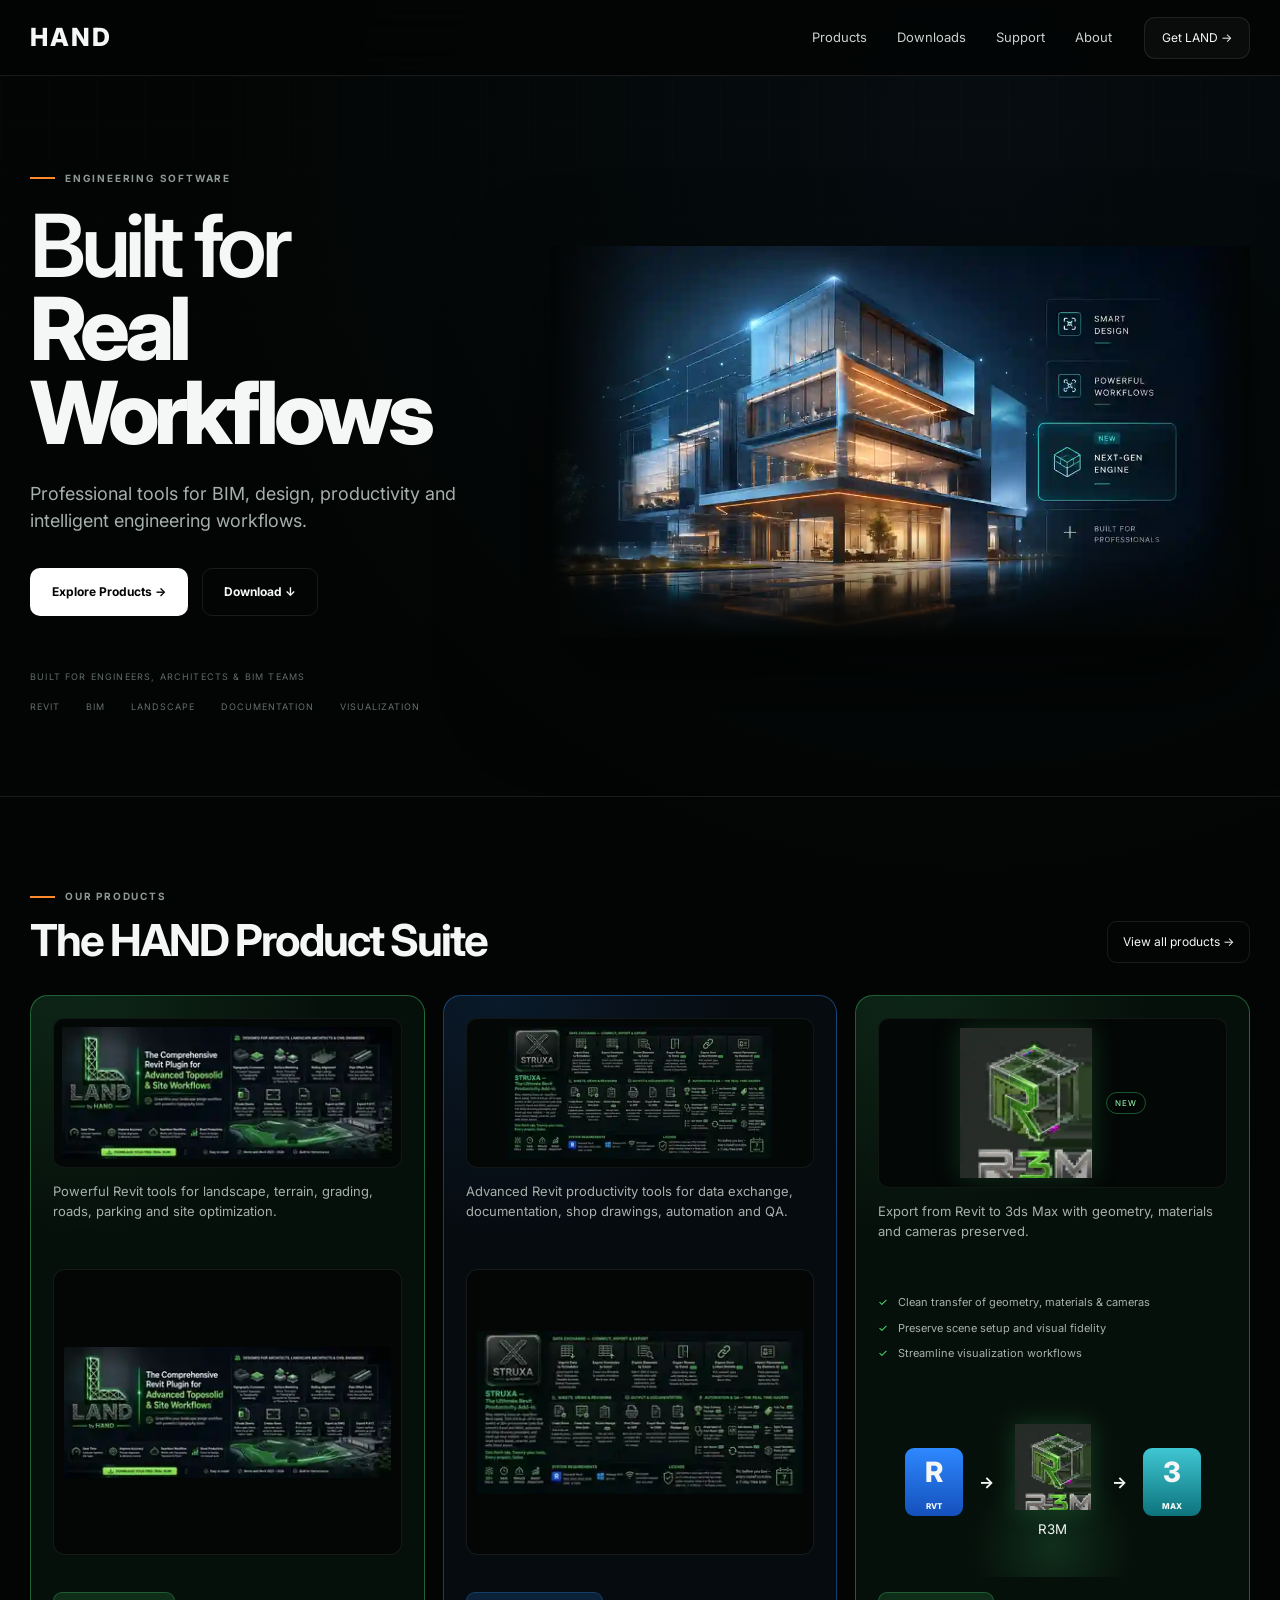
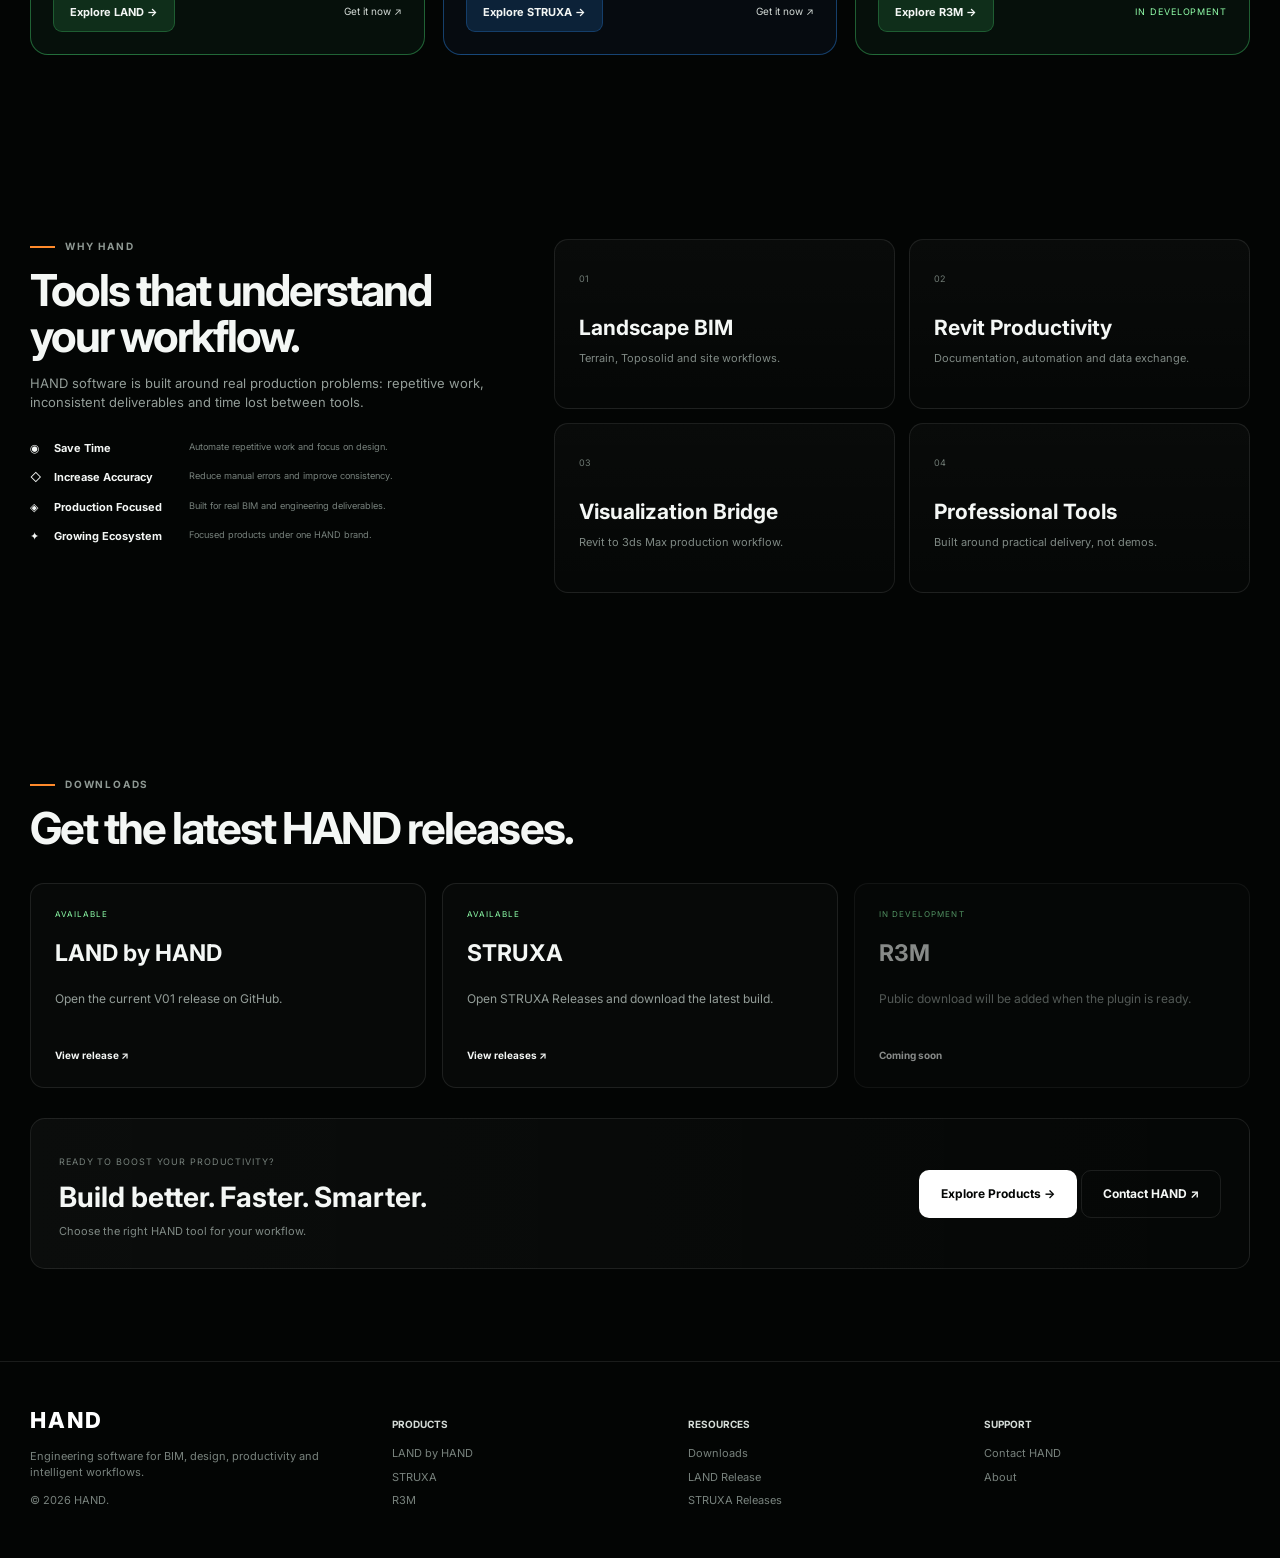
<file: index.html>
<!doctype html>
<html lang="en">
<head>
<meta charset="utf-8">
<meta name="viewport" content="width=device-width,initial-scale=1">
<title>HAND — Engineering Software</title>
<meta name="description" content="Professional Revit and BIM software built for real engineering workflows.">
<link rel="preconnect" href="https://fonts.googleapis.com">
<link rel="preconnect" href="https://fonts.gstatic.com" crossorigin>
<link href="https://fonts.googleapis.com/css2?family=Inter:wght@400;500;600;700;800&display=swap" rel="stylesheet">
<style>
:root{--bg:#030504;--panel:#080c0a;--panel2:#0b100d;--text:#f4f7f5;--muted:#939d98;--line:rgba(255,255,255,.09);--green:#4be879;--blue:#2f94ff;--orange:#ff8a2b;--radius:18px}
*{box-sizing:border-box}html{scroll-behavior:smooth}body{margin:0;background:radial-gradient(circle at 76% 4%,rgba(43,102,154,.08),transparent 24%),var(--bg);color:var(--text);font-family:Inter,system-ui,sans-serif;line-height:1.5;overflow-x:hidden}a{color:inherit;text-decoration:none}.shell{width:min(1220px,calc(100% - 48px));margin:auto}
.topbar{position:sticky;top:0;z-index:99;height:76px;background:rgba(3,5,4,.86);border-bottom:1px solid var(--line);backdrop-filter:blur(18px)}.nav{height:100%;display:flex;align-items:center;gap:32px}.brand{font-size:25px;font-weight:800;letter-spacing:.08em}.navlinks{margin-left:auto;display:flex;gap:30px;color:#cbd2ce;font-size:13px}.navlinks a:hover{color:white}.topcta{padding:11px 17px;border:1px solid var(--line);border-radius:11px;font-size:12px;background:rgba(255,255,255,.03)}
.hero{border-bottom:1px solid var(--line);position:relative;overflow:hidden}.hero:before{content:"";position:absolute;inset:0;background-image:linear-gradient(rgba(255,255,255,.012) 1px,transparent 1px),linear-gradient(90deg,rgba(255,255,255,.012) 1px,transparent 1px);background-size:48px 48px;mask-image:linear-gradient(#000,transparent 70%);pointer-events:none}.hero-grid{min-height:720px;display:grid;grid-template-columns:.82fr 1.18fr;gap:36px;align-items:center;padding:58px 0 46px}.eyebrow{display:flex;align-items:center;gap:10px;font-size:10px;letter-spacing:.18em;color:#8f9994;font-weight:700}.eyebrow:before{content:"";width:25px;height:2px;background:var(--orange)}h1{font-size:clamp(62px,6.8vw,92px);letter-spacing:-.062em;line-height:.96;margin:18px 0 26px;font-weight:600}h1 strong{font-weight:800}.hero-copy p{font-size:18px;color:#a6b0ab;max-width:565px}.hero-actions{display:flex;gap:14px;margin:34px 0 54px}.btn{min-height:48px;padding:0 21px;border-radius:10px;border:1px solid var(--line);display:inline-flex;align-items:center;justify-content:center;gap:22px;font-size:12px;font-weight:700;transition:.22s ease}.btn:hover{transform:translateY(-2px)}.btn.primary{background:#fff;color:#040605}.trustlabel{font-size:9px;letter-spacing:.13em;color:#626d67}.trust{display:flex;gap:26px;flex-wrap:wrap;margin-top:16px;color:#65706a;font-size:9px;letter-spacing:.11em}.hero-art{position:relative;min-height:0;aspect-ratio:16/9;align-self:center}.hero-img{position:absolute;inset:0;width:100%;height:100%;object-fit:cover;object-position:center;border-radius:8px;box-shadow:0 42px 100px rgba(0,0,0,.55)}.hero-art:after{content:"";position:absolute;inset:0;background:linear-gradient(90deg,#030504 0%,transparent 14%,transparent 92%,#030504 100%),linear-gradient(180deg,transparent 74%,#030504 100%);pointer-events:none}
.section{padding:92px 0}.section-head{display:flex;justify-content:space-between;align-items:end;margin-bottom:32px}.section-head h2{font-size:44px;letter-spacing:-.045em;line-height:1.05;margin:13px 0 0}.outline{padding:11px 15px;border:1px solid var(--line);border-radius:10px;font-size:12px}
.product-grid{display:grid;grid-template-columns:repeat(3,1fr);gap:18px;align-items:stretch}.product{min-height:660px;padding:22px;border:1px solid var(--line);border-radius:var(--radius);display:flex;flex-direction:column;overflow:hidden;position:relative;transition:.28s ease}.product:hover{transform:translateY(-4px)}.product.land{border-color:rgba(75,232,121,.38);background:radial-gradient(circle at 14% 0,rgba(75,232,121,.10),transparent 32%),#06100b}.product.struxa{border-color:rgba(47,148,255,.38);background:radial-gradient(circle at 14% 0,rgba(47,148,255,.11),transparent 32%),#060b10}.product.r3m{border-color:rgba(75,232,121,.36);background:radial-gradient(circle at 14% 0,rgba(75,232,121,.10),transparent 32%),#06100b}.product-logo{height:150px;padding:8px;border:1px solid rgba(255,255,255,.06);border-radius:11px;background:#030706;display:flex;align-items:center;justify-content:center;overflow:hidden}.product-logo img{display:block;width:100%;height:100%;max-width:100%;max-height:100%;object-fit:contain;object-position:center}.product>p{min-height:65px;margin:14px 0 16px;color:#a7b0ab;font-size:13px}.poster{height:286px;padding:10px;border:1px solid rgba(255,255,255,.08);border-radius:12px;overflow:hidden;background:#030605;margin:6px 0 20px;display:flex;align-items:center;justify-content:center}.poster img{display:block;width:100%;height:100%;object-fit:contain;object-position:center;transition:none}.card-foot{margin-top:auto;display:flex;align-items:center;justify-content:space-between;gap:12px}.product-btn{padding:11px 16px;border-radius:9px;font-size:11px;font-weight:700;border:1px solid var(--line)}.land .product-btn,.r3m .product-btn{background:rgba(75,232,121,.14);border-color:rgba(75,232,121,.25)}.struxa .product-btn{background:rgba(47,148,255,.17);border-color:rgba(47,148,255,.25)}.secondary-link{font-size:10px;color:#d2d9d5}
.r3-title{height:112px;display:flex;align-items:center;gap:16px}.r3-title strong{font-size:42px;letter-spacing:-.04em}.pill{font-size:8px;letter-spacing:.11em;color:#9bffb6;border:1px solid rgba(75,232,121,.34);border-radius:999px;padding:4px 8px}.r3-logo{width:74px;height:74px;filter:drop-shadow(0 0 18px rgba(75,232,121,.22))}.r3-logo .cube-line{stroke:rgba(242,247,245,.92);stroke-width:4;fill:none;stroke-linejoin:round;stroke-linecap:round}.r3-logo .cube-back{stroke:rgba(75,232,121,.58);stroke-width:2.8;fill:none;stroke-linejoin:round;stroke-linecap:round}.r3-logo .r-core{fill:url(#r3grad)}.r3-logo .r-shadow{fill:rgba(24,94,42,.95)}.r3-list{list-style:none;padding:0;margin:2px 0 16px}.r3-list li{font-size:11px;color:#a8b1ac;margin:9px 0;padding-left:20px;position:relative}.r3-list li:before{content:"✓";position:absolute;left:0;color:var(--green)}.pipeline{height:190px;display:flex;align-items:center;justify-content:center;gap:16px;border-radius:12px;background:radial-gradient(circle at 50% 84%,rgba(75,232,121,.14),transparent 34%)}.app{width:58px;height:68px;border-radius:9px;display:grid;place-items:center;font-weight:800;font-size:28px;background:linear-gradient(#2e88ff,#1450bb)}.app.max{background:linear-gradient(#3fc7d3,#0d737c)}.app small{display:block;font-size:8px}.mid{text-align:center}.mid .r3-logo{width:60px;height:60px;margin:auto}.mid small{display:block;margin-top:10px}.dev{font-size:9px;color:#91ffaa;letter-spacing:.1em}
.why-wrap{display:grid;grid-template-columns:.82fr 1.18fr;gap:40px}.why-copy h2{font-size:44px;letter-spacing:-.045em;line-height:1.04;margin:14px 0}.why-copy>p{max-width:470px;color:var(--muted);font-size:13px}.why-list{display:grid;gap:13px;margin-top:27px}.why-list div{display:grid;grid-template-columns:24px 135px 1fr;align-items:start;font-size:11px}.why-list small{color:#77817c}.cap-grid{display:grid;grid-template-columns:repeat(2,1fr);gap:14px}.cap{min-height:170px;padding:24px;border:1px solid var(--line);border-radius:14px;background:linear-gradient(180deg,rgba(255,255,255,.028),rgba(255,255,255,.012))}.cap span{font-size:9px;color:#6e7973}.cap strong{display:block;font-size:21px;margin:24px 0 6px}.cap p{margin:0;font-size:11px;color:#7f8984}
.download-grid{display:grid;grid-template-columns:repeat(3,1fr);gap:16px}.download{min-height:205px;padding:24px;border:1px solid var(--line);border-radius:14px;background:rgba(255,255,255,.02);display:flex;flex-direction:column}.download span{font-size:8px;letter-spacing:.13em;color:#8effaa}.download strong{font-size:23px;margin:16px 0 7px}.download p{font-size:12px;color:var(--muted)}.download b{margin-top:auto;font-size:10px}.download.disabled{opacity:.55}.bottom-cta{margin-top:30px;padding:28px;border:1px solid var(--line);border-radius:15px;display:flex;align-items:center;justify-content:space-between;gap:25px;background:linear-gradient(90deg,rgba(255,255,255,.035),rgba(255,255,255,.012))}.bottom-cta small{font-size:9px;color:#76807b;letter-spacing:.1em}.bottom-cta h3{font-size:28px;margin:5px 0}.bottom-cta p{font-size:11px;color:#7f8984;margin:0}
footer{border-top:1px solid var(--line);padding:42px 0;color:#78827d;font-size:11px}.footer-grid{display:grid;grid-template-columns:1.25fr repeat(3,1fr);gap:30px}.footer-grid h4{color:#d4dbd7;font-size:10px}.footer-grid a{display:block;margin:7px 0}.footer-brand{font-size:22px;font-weight:800;letter-spacing:.08em;color:#fff}
.reveal{opacity:0;transform:translateY(18px);transition:.65s ease}.reveal.visible{opacity:1;transform:none}
@media(max-width:1000px){.hero-grid,.why-wrap{grid-template-columns:1fr}.hero-art{min-height:0;aspect-ratio:16/9}.product-grid,.download-grid{grid-template-columns:1fr}.footer-grid{grid-template-columns:1fr 1fr}.navlinks{display:none}}@media(max-width:620px){.shell{width:min(100% - 28px,1220px)}.hero-grid{min-height:auto;padding:55px 0}.hero-art{min-height:0;aspect-ratio:16/9}h1{font-size:52px}.section{padding:68px 0}.section-head{align-items:flex-start;flex-direction:column;gap:16px}.cap-grid{grid-template-columns:1fr}.why-list div{grid-template-columns:24px 1fr}.why-list small{grid-column:2}.bottom-cta{align-items:flex-start;flex-direction:column}.footer-grid{grid-template-columns:1fr}}
.exact-r3{height:170px;padding:8px 10px;display:flex;align-items:center;justify-content:center;gap:14px;border:1px solid rgba(255,255,255,.06);border-radius:11px;background:#030706;overflow:hidden}.exact-r3 img{display:block;width:auto!important;height:150px!important;max-width:76%!important;object-fit:contain!important;object-position:center!important;transform:none!important;filter:drop-shadow(0 0 14px rgba(75,232,121,.18))!important}.r3-exact-icon{display:block;width:86px!important;height:86px!important;object-fit:contain!important;object-position:center!important;filter:drop-shadow(0 0 13px rgba(75,232,121,.20))!important}.mid .r3-exact-icon{margin:auto}
/* Production image policy: show complete official artwork, never crop or zoom. */
.product-logo,.poster,.exact-r3{isolation:isolate}
.product-logo img,.poster img,.exact-r3 img,.r3-exact-icon{object-fit:contain!important;object-position:center!important;transform:none!important;image-rendering:auto}
.product:hover .poster img{transform:none!important}
.land .product-logo img,.struxa .product-logo img{width:100%!important;height:100%!important;max-width:100%!important;max-height:100%!important}
</style>
</head>
<body>
<header class="topbar"><div class="shell nav"><a class="brand" href="#top">HAND</a><nav class="navlinks"><a href="#products">Products</a><a href="#downloads">Downloads</a><a href="#support">Support</a><a href="#about">About</a></nav><a class="topcta" href="https://github.com/amae1234ae-lgtm/Land-by-hand/releases/tag/V01" target="_blank">Get LAND →</a></div></header>
<main id="top">
<section class="hero"><div class="shell hero-grid"><div class="hero-copy reveal"><div class="eyebrow">ENGINEERING SOFTWARE</div><h1>Built for<br><strong>Real Workflows</strong></h1><p>Professional tools for BIM, design, productivity and intelligent engineering workflows.</p><div class="hero-actions"><a class="btn primary" href="#products">Explore Products →</a><a class="btn" href="#downloads">Download ↓</a></div><div class="trustlabel">BUILT FOR ENGINEERS, ARCHITECTS & BIM TEAMS</div><div class="trust"><span>REVIT</span><span>BIM</span><span>LANDSCAPE</span><span>DOCUMENTATION</span><span>VISUALIZATION</span></div></div><div class="hero-art reveal"><img class="hero-img hero-hq" src="assets/hero-v2.webp?v=7" alt="HAND engineering software visualization" width="1200" height="675" decoding="async"></div></div></section>
<section class="section" id="products"><div class="shell"><div class="section-head reveal"><div><div class="eyebrow">OUR PRODUCTS</div><h2>The HAND Product Suite</h2></div><a class="outline" href="#downloads">View all products →</a></div><div class="product-grid">
<article class="product land reveal"><div class="product-logo"><img class="hq-land embedded-land" alt="LAND by HAND official artwork" width="800" height="319" decoding="async"></div><p>Powerful Revit tools for landscape, terrain, grading, roads, parking and site optimization.</p><div class="poster"><img class="hq-land embedded-land" alt="LAND by HAND complete feature artwork" width="800" height="319" loading="lazy" decoding="async"></div><div class="card-foot"><a class="product-btn" href="https://github.com/amae1234ae-lgtm/Land-by-hand/releases/tag/V01" target="_blank">Explore LAND →</a><a class="secondary-link" href="https://github.com/amae1234ae-lgtm/Land-by-hand/releases/tag/V01" target="_blank">Get it now ↗</a></div></article>
<article class="product struxa reveal"><div class="product-logo"><img class="hq-struxa embedded-struxa" alt="STRUXA by HAND official artwork" width="1005" height="503" decoding="async"></div><p>Advanced Revit productivity tools for data exchange, documentation, shop drawings, automation and QA.</p><div class="poster"><img class="hq-struxa embedded-struxa" alt="STRUXA complete feature artwork" width="1005" height="503" loading="lazy" decoding="async"></div><div class="card-foot"><a class="product-btn" href="https://github.com/amae1234ae-lgtm/struxa-releases/releases" target="_blank">Explore STRUXA →</a><a class="secondary-link" href="https://github.com/amae1234ae-lgtm/struxa-releases/releases" target="_blank">Get it now ↗</a></div></article>
<article class="product r3m reveal"><div class="r3-title exact-r3"><img class="hq-r3m-wordmark embedded-r3m" alt="R3M approved Option 3 logo" width="401" height="515" decoding="async"><span class="pill">NEW</span></div><p>Export from Revit to 3ds Max with geometry, materials and cameras preserved.</p><ul class="r3-list"><li>Clean transfer of geometry, materials & cameras</li><li>Preserve scene setup and visual fidelity</li><li>Streamline visualization workflows</li></ul><div class="pipeline"><div class="app">R<small>RVT</small></div><b>→</b><div class="mid"><img class="r3-exact-icon hq-r3m-icon embedded-r3m" alt="R3M" width="299" height="308" decoding="async"><small>R3M</small></div><b>→</b><div class="app max">3<small>MAX</small></div></div><div class="card-foot"><a class="product-btn" href="#about">Explore R3M →</a><span class="dev">IN DEVELOPMENT</span></div></article>
</div></div></section>
<section class="section" id="about"><div class="shell why-wrap"><div class="why-copy reveal"><div class="eyebrow">WHY HAND</div><h2>Tools that understand<br>your workflow.</h2><p>HAND software is built around real production problems: repetitive work, inconsistent deliverables and time lost between tools.</p><div class="why-list"><div><span>◉</span><b>Save Time</b><small>Automate repetitive work and focus on design.</small></div><div><span>◇</span><b>Increase Accuracy</b><small>Reduce manual errors and improve consistency.</small></div><div><span>◈</span><b>Production Focused</b><small>Built for real BIM and engineering deliverables.</small></div><div><span>✦</span><b>Growing Ecosystem</b><small>Focused products under one HAND brand.</small></div></div></div><div class="cap-grid reveal"><article class="cap"><span>01</span><strong>Landscape BIM</strong><p>Terrain, Toposolid and site workflows.</p></article><article class="cap"><span>02</span><strong>Revit Productivity</strong><p>Documentation, automation and data exchange.</p></article><article class="cap"><span>03</span><strong>Visualization Bridge</strong><p>Revit to 3ds Max production workflow.</p></article><article class="cap"><span>04</span><strong>Professional Tools</strong><p>Built around practical delivery, not demos.</p></article></div></div></section>
<section class="section" id="downloads"><div class="shell"><div class="section-head reveal"><div><div class="eyebrow">DOWNLOADS</div><h2>Get the latest HAND releases.</h2></div></div><div class="download-grid reveal"><a class="download" href="https://github.com/amae1234ae-lgtm/Land-by-hand/releases/tag/V01" target="_blank"><span>AVAILABLE</span><strong>LAND by HAND</strong><p>Open the current V01 release on GitHub.</p><b>View release ↗</b></a><a class="download" href="https://github.com/amae1234ae-lgtm/struxa-releases/releases" target="_blank"><span>AVAILABLE</span><strong>STRUXA</strong><p>Open STRUXA Releases and download the latest build.</p><b>View releases ↗</b></a><div class="download disabled"><span>IN DEVELOPMENT</span><strong>R3M</strong><p>Public download will be added when the plugin is ready.</p><b>Coming soon</b></div></div><div class="bottom-cta reveal" id="support"><div><small>READY TO BOOST YOUR PRODUCTIVITY?</small><h3>Build better. Faster. Smarter.</h3><p>Choose the right HAND tool for your workflow.</p></div><div><a class="btn primary" href="#products">Explore Products →</a> <a class="btn" href="mailto:handplugins@gmail.com">Contact HAND ↗</a></div></div></div></section>
</main>
<footer><div class="shell footer-grid"><div><div class="footer-brand">HAND</div><p>Engineering software for BIM, design, productivity and intelligent workflows.</p><span>© <span id="year"></span> HAND.</span></div><div><h4>PRODUCTS</h4><a href="#products">LAND by HAND</a><a href="#products">STRUXA</a><a href="#products">R3M</a></div><div><h4>RESOURCES</h4><a href="#downloads">Downloads</a><a href="https://github.com/amae1234ae-lgtm/Land-by-hand/releases/tag/V01" target="_blank">LAND Release</a><a href="https://github.com/amae1234ae-lgtm/struxa-releases/releases" target="_blank">STRUXA Releases</a></div><div><h4>SUPPORT</h4><a href="mailto:handplugins@gmail.com">Contact HAND</a><a href="#about">About</a></div></div></footer>
<script>document.getElementById('year').textContent=new Date().getFullYear();const io=new IntersectionObserver(es=>es.forEach(e=>{if(e.isIntersecting){e.target.classList.add('visible');io.unobserve(e.target)}}),{threshold:.08});document.querySelectorAll('.reveal').forEach(el=>io.observe(el));async function loadHeroHQ(){try{const files=['assets/hero-hq-a.txt?v=1','assets/hero-hq-b.txt?v=1'];const parts=await Promise.all(files.map(async file=>{const response=await fetch(file,{cache:'no-store'});if(!response.ok)throw new Error(file);return(await response.text()).trim()}));const image=document.querySelector('.hero-hq');if(image)image.src='data:image/webp;base64,'+parts.join('')}catch(error){console.error('High-resolution hero failed; fallback retained.',error)}}loadHeroHQ();async function loadImg(selector,file){try{const response=await fetch(file+'?v=8',{cache:'no-store'});if(!response.ok)throw new Error(file);const payload=(await response.text()).trim();document.querySelectorAll(selector).forEach(image=>image.src='data:image/webp;base64,'+payload)}catch(error){console.error(error)}}loadImg('.embedded-land','assets/embedded-land.txt');loadImg('.embedded-struxa','assets/embedded-struxa.txt');loadImg('.embedded-r3m','assets/embedded-r3m.txt');</script>
</body></html>
</file>
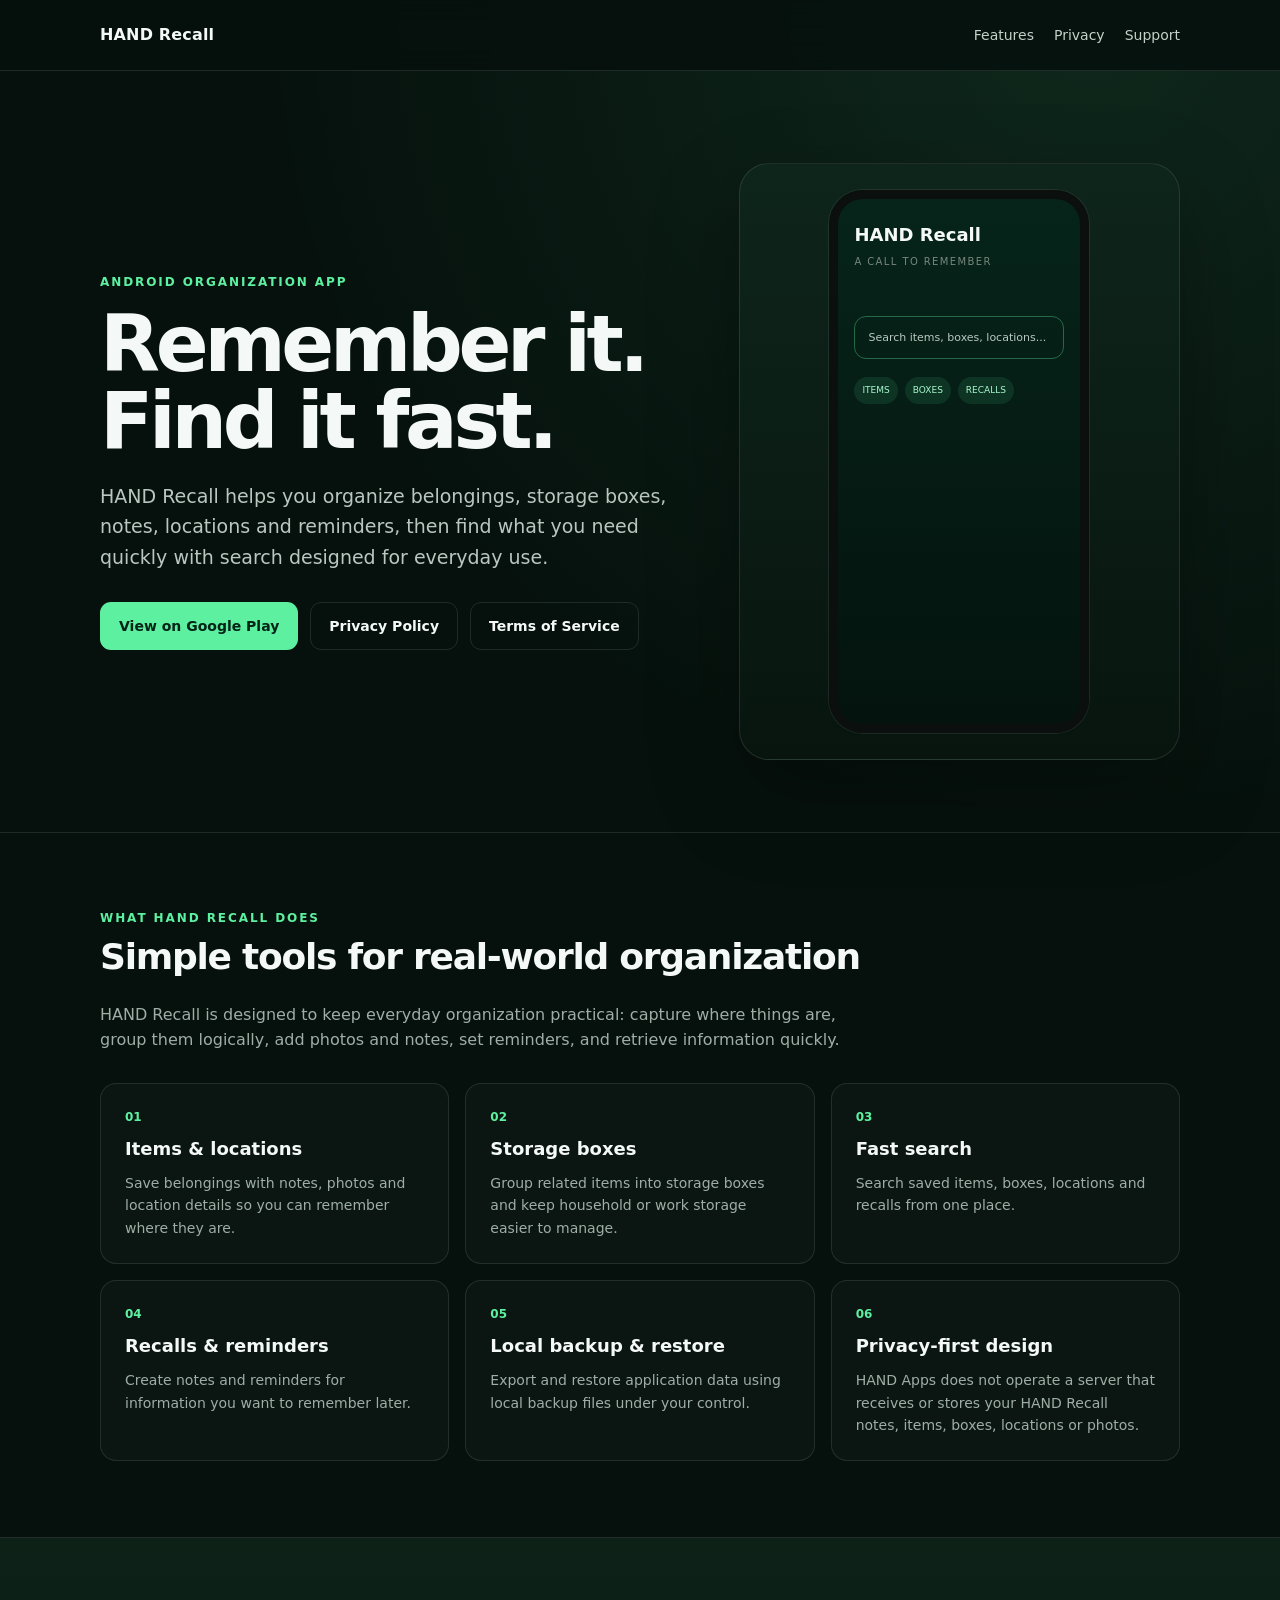
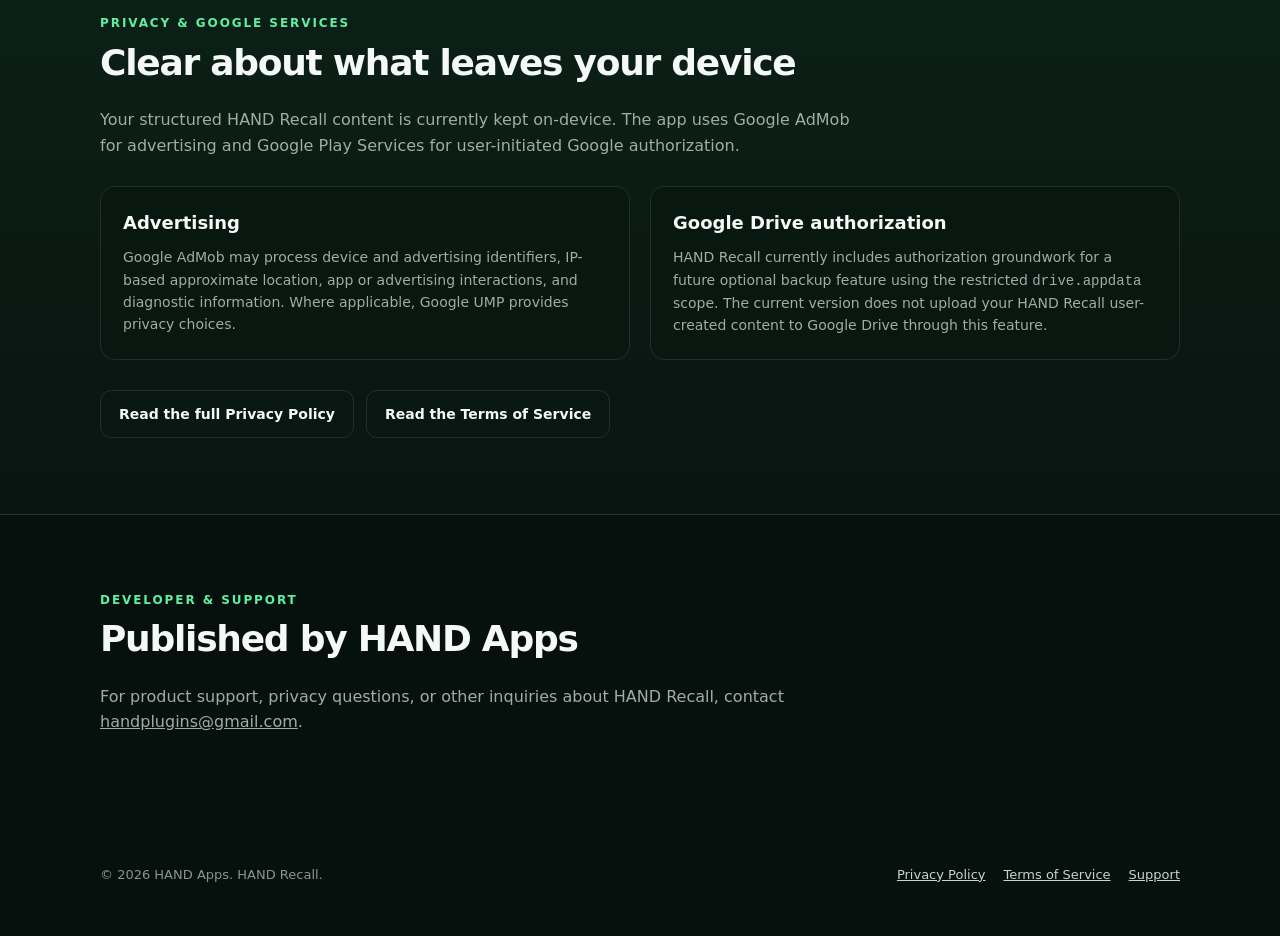
<file: hand-recall/index.html>
<!doctype html>
<html lang="en">
<head>
  <meta charset="utf-8">
  <meta name="viewport" content="width=device-width,initial-scale=1">
  <title>HAND Recall — Remember, Organize, Find</title>
  <meta name="description" content="HAND Recall is a privacy-first Android app for organizing items, storage boxes, notes, locations and reminders, with fast search and local backup tools.">
  <style>
    :root{--bg:#06110d;--panel:#0b1b15;--panel2:#0f241c;--text:#f4f8f6;--muted:#9eaea7;--line:rgba(255,255,255,.10);--green:#5ef0a1;--green2:#2dc97d;--max:1080px}
    *{box-sizing:border-box}html{scroll-behavior:smooth}body{margin:0;background:radial-gradient(circle at 85% 0,rgba(94,240,161,.10),transparent 30%),var(--bg);color:var(--text);font-family:Inter,ui-sans-serif,system-ui,-apple-system,BlinkMacSystemFont,"Segoe UI",sans-serif;line-height:1.6}a{color:inherit}.wrap{width:min(var(--max),calc(100% - 36px));margin:auto}.top{position:sticky;top:0;z-index:10;background:rgba(6,17,13,.88);backdrop-filter:blur(14px);border-bottom:1px solid var(--line)}.nav{height:70px;display:flex;align-items:center;gap:20px}.brand{font-weight:800;letter-spacing:.01em;text-decoration:none}.navlinks{margin-left:auto;display:flex;gap:20px;color:#c4d0ca;font-size:14px}.navlinks a{text-decoration:none}.hero{padding:92px 0 72px;border-bottom:1px solid var(--line)}.hero-grid{display:grid;grid-template-columns:1.15fr .85fr;gap:42px;align-items:center}.eyebrow{color:var(--green);font-size:12px;letter-spacing:.16em;font-weight:800}.hero h1{font-size:clamp(48px,7vw,78px);line-height:.98;letter-spacing:-.055em;margin:14px 0 22px}.hero p{font-size:19px;color:#bac7c1;max-width:680px}.actions{display:flex;gap:12px;flex-wrap:wrap;margin-top:30px}.btn{display:inline-flex;align-items:center;justify-content:center;min-height:48px;padding:0 18px;border-radius:11px;border:1px solid var(--line);text-decoration:none;font-weight:700;font-size:14px}.btn.primary{background:var(--green);color:#032417;border-color:transparent}.device{min-height:420px;border:1px solid var(--line);border-radius:30px;background:linear-gradient(180deg,#0e251c,#08150f);padding:26px;display:flex;align-items:center;justify-content:center;box-shadow:0 35px 90px rgba(0,0,0,.30)}.screen{width:min(260px,80%);aspect-ratio:9/18.8;border:9px solid #0b0f0d;border-radius:34px;background:linear-gradient(180deg,#06241a,#04130e);padding:22px 16px;box-shadow:0 0 0 1px rgba(255,255,255,.08)}.screen .appname{font-weight:800;font-size:18px}.screen .tag{font-size:10px;color:#77877f;letter-spacing:.14em;margin-top:4px}.search{margin:46px 0 18px;padding:12px 13px;border-radius:12px;border:1px solid rgba(94,240,161,.35);color:#b8c8c0;font-size:11px}.chips{display:flex;gap:7px;flex-wrap:wrap}.chips span{font-size:9px;padding:6px 8px;border-radius:999px;background:rgba(94,240,161,.10);color:#a9f8ce}.section{padding:76px 0}.section h2{font-size:36px;letter-spacing:-.035em;margin:0 0 12px}.lead{color:var(--muted);max-width:760px}.grid{display:grid;grid-template-columns:repeat(3,1fr);gap:16px;margin-top:30px}.card{padding:24px;border:1px solid var(--line);border-radius:16px;background:rgba(255,255,255,.025)}.card strong{display:block;font-size:18px;margin:8px 0}.card p{margin:0;color:var(--muted);font-size:14px}.num{color:var(--green);font-size:12px;font-weight:800}.privacy{background:linear-gradient(180deg,rgba(94,240,161,.07),rgba(94,240,161,.02));border-top:1px solid var(--line);border-bottom:1px solid var(--line)}.two{display:grid;grid-template-columns:1fr 1fr;gap:20px;margin-top:28px}.notice{padding:22px;border-radius:15px;border:1px solid var(--line);background:#081710}.notice h3{margin:0 0 8px;font-size:18px}.notice p{color:var(--muted);margin:0;font-size:14px}.footer{padding:38px 0 52px;color:#87968f;font-size:13px}.footer-row{display:flex;justify-content:space-between;gap:25px;flex-wrap:wrap}.footer-links{display:flex;gap:18px;flex-wrap:wrap}.footer a{color:#c8d3ce}@media(max-width:820px){.hero-grid,.two{grid-template-columns:1fr}.device{min-height:360px}.grid{grid-template-columns:1fr}.navlinks{display:none}.hero{padding-top:66px}}
  </style>
</head>
<body>
  <header class="top">
    <div class="wrap nav">
      <a class="brand" href="#top">HAND Recall</a>
      <nav class="navlinks" aria-label="Primary navigation">
        <a href="#features">Features</a>
        <a href="#privacy">Privacy</a>
        <a href="#support">Support</a>
      </nav>
    </div>
  </header>

  <main id="top">
    <section class="hero">
      <div class="wrap hero-grid">
        <div>
          <div class="eyebrow">ANDROID ORGANIZATION APP</div>
          <h1>Remember it.<br>Find it fast.</h1>
          <p>HAND Recall helps you organize belongings, storage boxes, notes, locations and reminders, then find what you need quickly with search designed for everyday use.</p>
          <div class="actions">
            <a class="btn primary" href="https://play.google.com/store/apps/details?id=com.hand.recall" target="_blank" rel="noopener">View on Google Play</a>
            <a class="btn" href="https://amae1234ae-lgtm.github.io/hand-recall-privacy-policy/">Privacy Policy</a>
            <a class="btn" href="./terms/">Terms of Service</a>
          </div>
        </div>
        <div class="device" aria-label="HAND Recall interface illustration">
          <div class="screen">
            <div class="appname">HAND Recall</div>
            <div class="tag">A CALL TO REMEMBER</div>
            <div class="search">Search items, boxes, locations...</div>
            <div class="chips"><span>ITEMS</span><span>BOXES</span><span>RECALLS</span></div>
          </div>
        </div>
      </div>
    </section>

    <section class="section" id="features">
      <div class="wrap">
        <div class="eyebrow">WHAT HAND RECALL DOES</div>
        <h2>Simple tools for real-world organization</h2>
        <p class="lead">HAND Recall is designed to keep everyday organization practical: capture where things are, group them logically, add photos and notes, set reminders, and retrieve information quickly.</p>
        <div class="grid">
          <article class="card"><div class="num">01</div><strong>Items & locations</strong><p>Save belongings with notes, photos and location details so you can remember where they are.</p></article>
          <article class="card"><div class="num">02</div><strong>Storage boxes</strong><p>Group related items into storage boxes and keep household or work storage easier to manage.</p></article>
          <article class="card"><div class="num">03</div><strong>Fast search</strong><p>Search saved items, boxes, locations and recalls from one place.</p></article>
          <article class="card"><div class="num">04</div><strong>Recalls & reminders</strong><p>Create notes and reminders for information you want to remember later.</p></article>
          <article class="card"><div class="num">05</div><strong>Local backup & restore</strong><p>Export and restore application data using local backup files under your control.</p></article>
          <article class="card"><div class="num">06</div><strong>Privacy-first design</strong><p>HAND Apps does not operate a server that receives or stores your HAND Recall notes, items, boxes, locations or photos.</p></article>
        </div>
      </div>
    </section>

    <section class="section privacy" id="privacy">
      <div class="wrap">
        <div class="eyebrow">PRIVACY & GOOGLE SERVICES</div>
        <h2>Clear about what leaves your device</h2>
        <p class="lead">Your structured HAND Recall content is currently kept on-device. The app uses Google AdMob for advertising and Google Play Services for user-initiated Google authorization.</p>
        <div class="two">
          <div class="notice"><h3>Advertising</h3><p>Google AdMob may process device and advertising identifiers, IP-based approximate location, app or advertising interactions, and diagnostic information. Where applicable, Google UMP provides privacy choices.</p></div>
          <div class="notice"><h3>Google Drive authorization</h3><p>HAND Recall currently includes authorization groundwork for a future optional backup feature using the restricted <code>drive.appdata</code> scope. The current version does not upload your HAND Recall user-created content to Google Drive through this feature.</p></div>
        </div>
        <div class="actions">
          <a class="btn" href="https://amae1234ae-lgtm.github.io/hand-recall-privacy-policy/">Read the full Privacy Policy</a>
          <a class="btn" href="./terms/">Read the Terms of Service</a>
        </div>
      </div>
    </section>

    <section class="section" id="support">
      <div class="wrap">
        <div class="eyebrow">DEVELOPER & SUPPORT</div>
        <h2>Published by HAND Apps</h2>
        <p class="lead">For product support, privacy questions, or other inquiries about HAND Recall, contact <a href="mailto:handplugins@gmail.com">handplugins@gmail.com</a>.</p>
      </div>
    </section>
  </main>

  <footer class="footer">
    <div class="wrap footer-row">
      <div>© 2026 HAND Apps. HAND Recall.</div>
      <div class="footer-links">
        <a href="https://amae1234ae-lgtm.github.io/hand-recall-privacy-policy/">Privacy Policy</a>
        <a href="./terms/">Terms of Service</a>
        <a href="mailto:handplugins@gmail.com">Support</a>
      </div>
    </div>
  </footer>
</body>
</html>
</file>
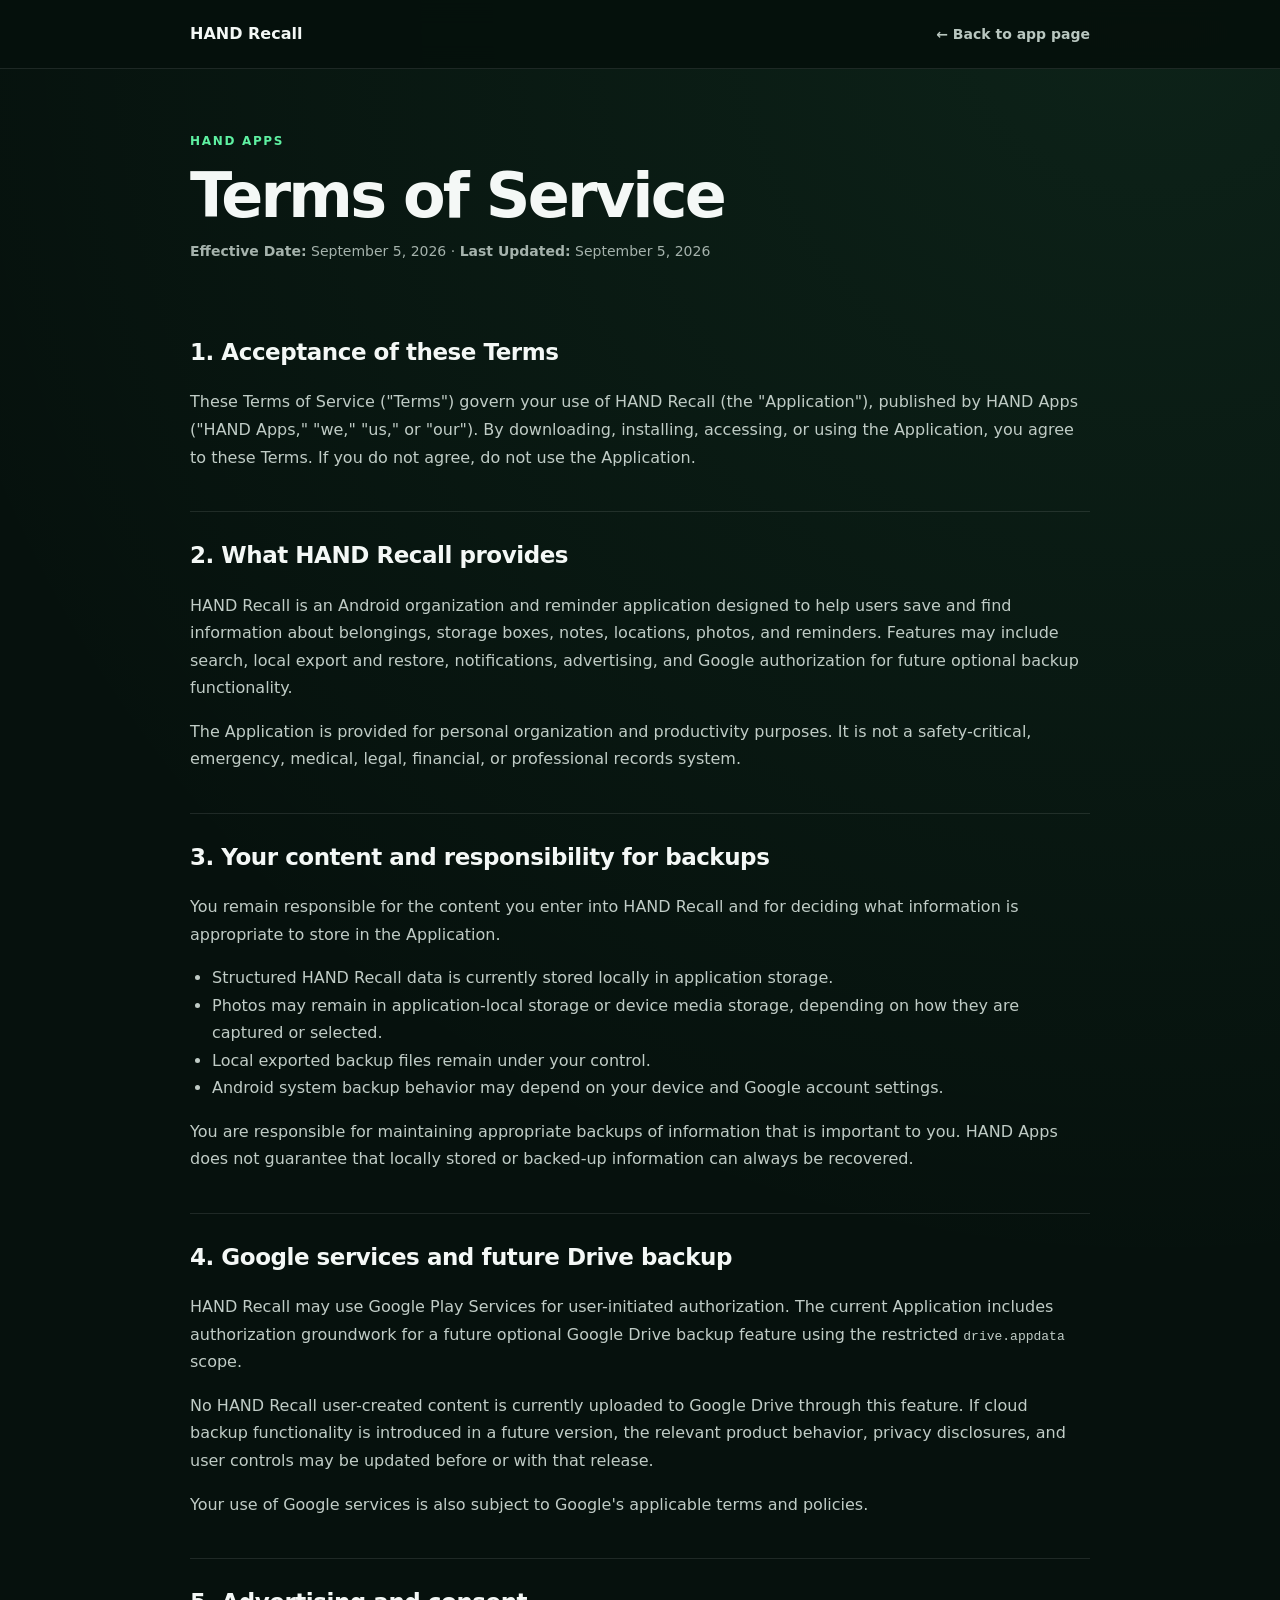
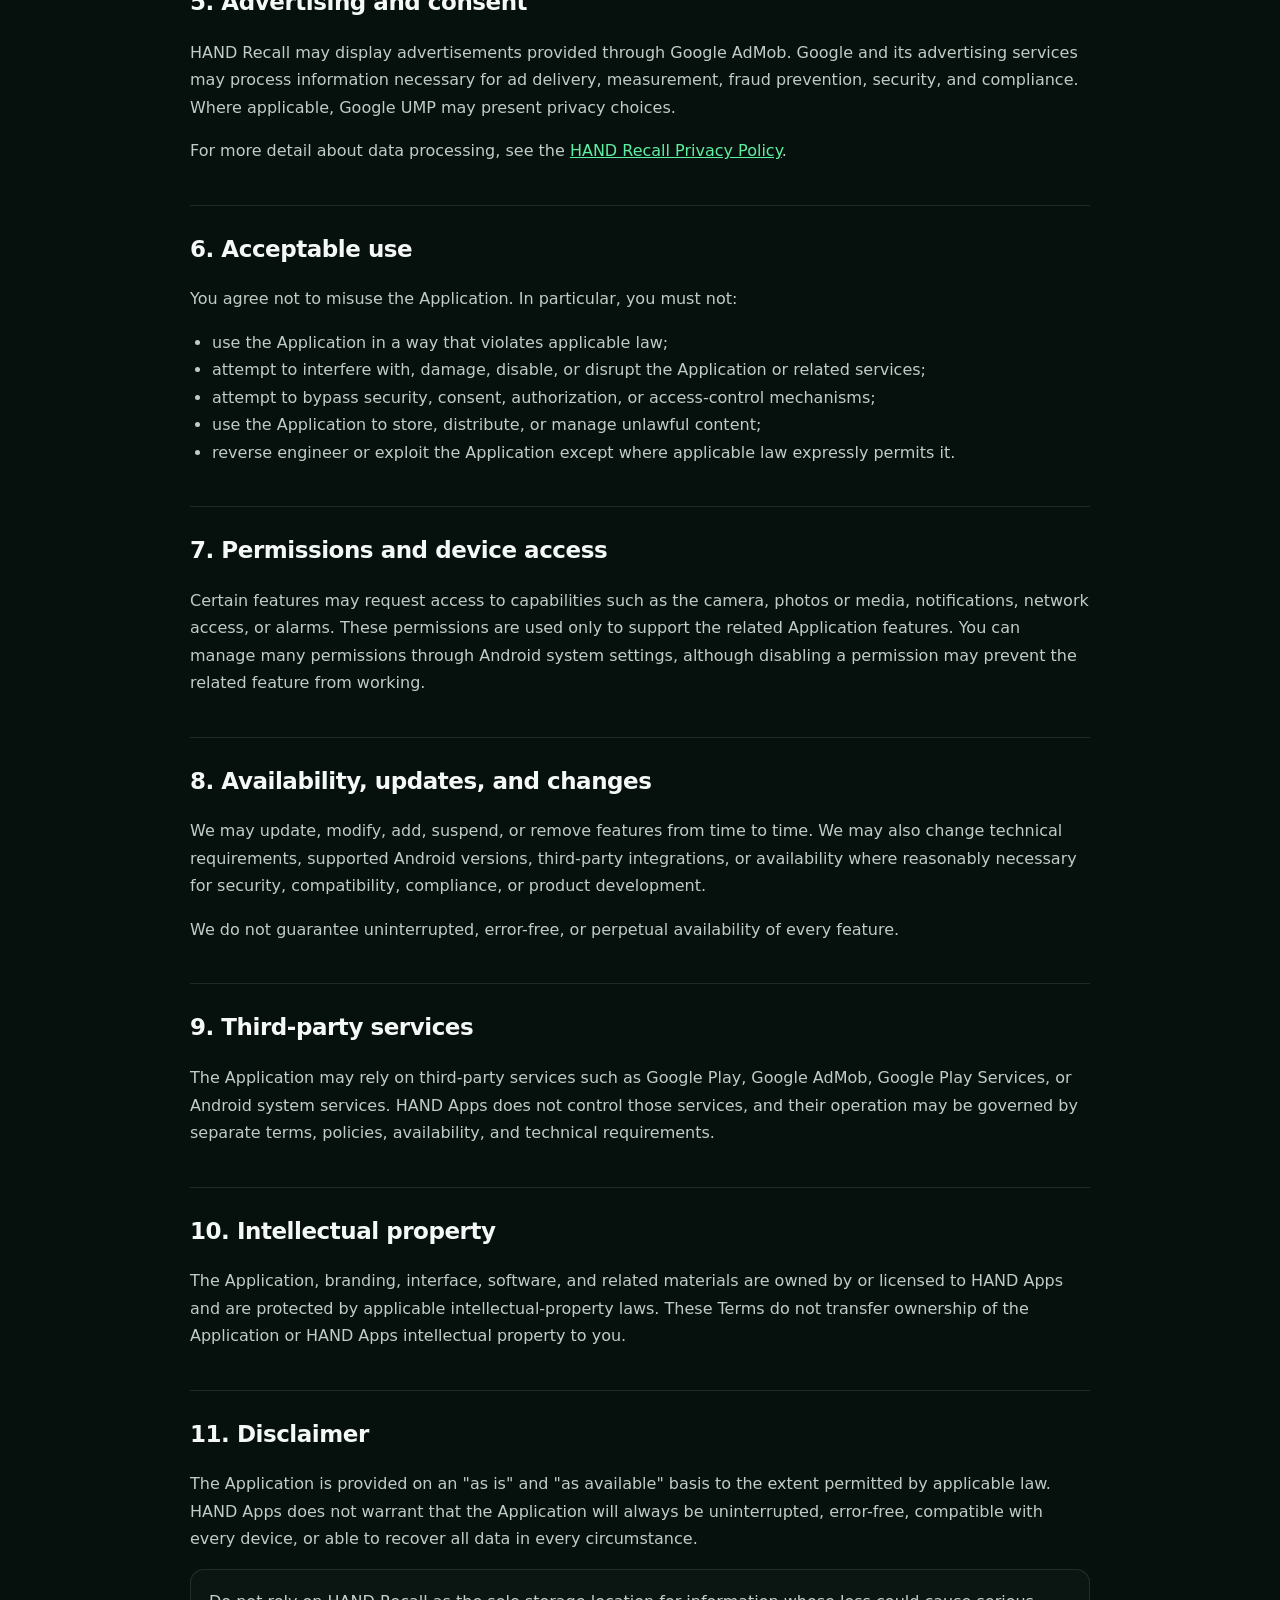
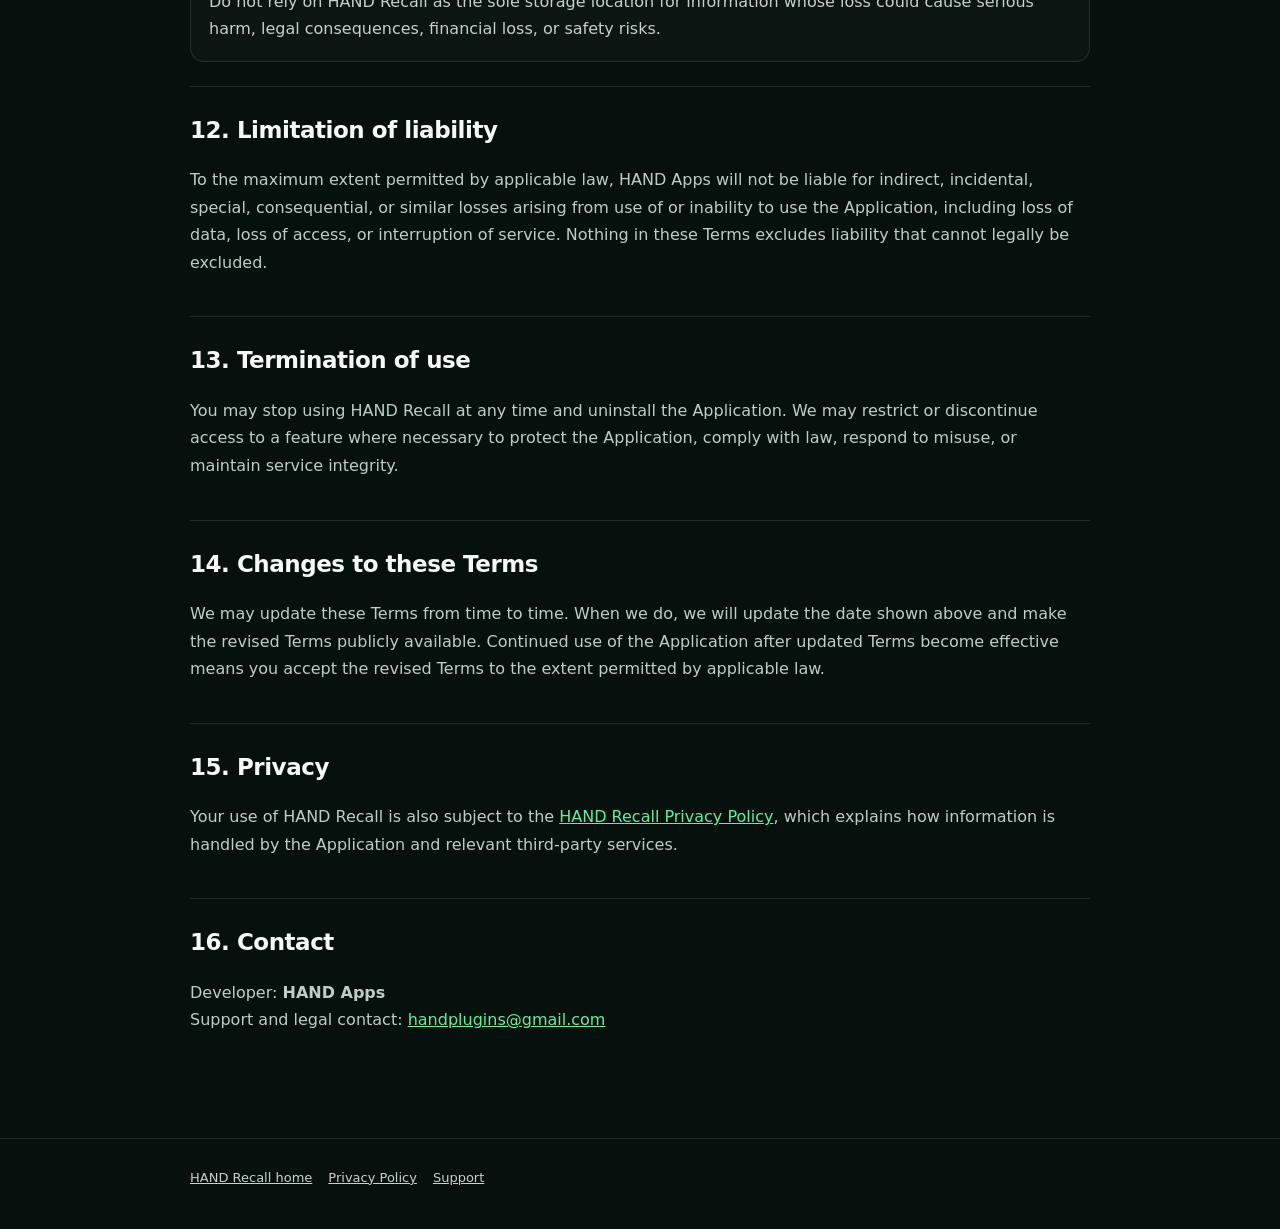
<file: hand-recall/terms/index.html>
<!doctype html>
<html lang="en">
<head>
  <meta charset="utf-8">
  <meta name="viewport" content="width=device-width,initial-scale=1">
  <title>HAND Recall — Terms of Service</title>
  <meta name="description" content="Terms of Service for the HAND Recall Android application published by HAND Apps.">
  <style>
    :root{--bg:#06110d;--panel:#0b1b15;--text:#f4f8f6;--muted:#a5b2ac;--line:rgba(255,255,255,.10);--green:#5ef0a1;--max:900px}
    *{box-sizing:border-box}body{margin:0;background:radial-gradient(circle at 90% 0,rgba(94,240,161,.08),transparent 28%),var(--bg);color:var(--text);font-family:Inter,ui-sans-serif,system-ui,-apple-system,BlinkMacSystemFont,"Segoe UI",sans-serif;line-height:1.72}.wrap{width:min(var(--max),calc(100% - 36px));margin:auto}.top{border-bottom:1px solid var(--line);background:rgba(6,17,13,.92);position:sticky;top:0;backdrop-filter:blur(12px)}.nav{height:68px;display:flex;align-items:center;justify-content:space-between}.nav a{color:var(--text);text-decoration:none;font-weight:700}.nav .back{color:#b9c7c0;font-size:14px}.hero{padding:62px 0 34px}.eyebrow{color:var(--green);font-size:12px;letter-spacing:.14em;font-weight:800}.hero h1{font-size:clamp(40px,6vw,62px);line-height:1.02;letter-spacing:-.045em;margin:12px 0 12px}.date{color:var(--muted);font-size:14px}.doc{padding:12px 0 64px}.section{padding:24px 0;border-top:1px solid var(--line)}.section:first-child{border-top:0}.section h2{font-size:23px;margin:0 0 10px;letter-spacing:-.02em}.section p,.section li{color:#c0ccc6}.section ul{padding-left:22px}.note{padding:18px;border:1px solid var(--line);border-radius:14px;background:rgba(255,255,255,.025);color:#c5d0ca}.doc a{color:var(--green)}footer{border-top:1px solid var(--line);padding:28px 0 40px;color:#85938c;font-size:13px}.links{display:flex;gap:16px;flex-wrap:wrap}.links a{color:#c7d2cd}
  </style>
</head>
<body>
  <header class="top">
    <div class="wrap nav">
      <a href="../">HAND Recall</a>
      <a class="back" href="../">← Back to app page</a>
    </div>
  </header>

  <main class="wrap">
    <section class="hero">
      <div class="eyebrow">HAND APPS</div>
      <h1>Terms of Service</h1>
      <div class="date"><strong>Effective Date:</strong> September 5, 2026 · <strong>Last Updated:</strong> September 5, 2026</div>
    </section>

    <div class="doc">
      <section class="section">
        <h2>1. Acceptance of these Terms</h2>
        <p>These Terms of Service ("Terms") govern your use of HAND Recall (the "Application"), published by HAND Apps ("HAND Apps," "we," "us," or "our"). By downloading, installing, accessing, or using the Application, you agree to these Terms. If you do not agree, do not use the Application.</p>
      </section>

      <section class="section">
        <h2>2. What HAND Recall provides</h2>
        <p>HAND Recall is an Android organization and reminder application designed to help users save and find information about belongings, storage boxes, notes, locations, photos, and reminders. Features may include search, local export and restore, notifications, advertising, and Google authorization for future optional backup functionality.</p>
        <p>The Application is provided for personal organization and productivity purposes. It is not a safety-critical, emergency, medical, legal, financial, or professional records system.</p>
      </section>

      <section class="section">
        <h2>3. Your content and responsibility for backups</h2>
        <p>You remain responsible for the content you enter into HAND Recall and for deciding what information is appropriate to store in the Application.</p>
        <ul>
          <li>Structured HAND Recall data is currently stored locally in application storage.</li>
          <li>Photos may remain in application-local storage or device media storage, depending on how they are captured or selected.</li>
          <li>Local exported backup files remain under your control.</li>
          <li>Android system backup behavior may depend on your device and Google account settings.</li>
        </ul>
        <p>You are responsible for maintaining appropriate backups of information that is important to you. HAND Apps does not guarantee that locally stored or backed-up information can always be recovered.</p>
      </section>

      <section class="section">
        <h2>4. Google services and future Drive backup</h2>
        <p>HAND Recall may use Google Play Services for user-initiated authorization. The current Application includes authorization groundwork for a future optional Google Drive backup feature using the restricted <code>drive.appdata</code> scope.</p>
        <p>No HAND Recall user-created content is currently uploaded to Google Drive through this feature. If cloud backup functionality is introduced in a future version, the relevant product behavior, privacy disclosures, and user controls may be updated before or with that release.</p>
        <p>Your use of Google services is also subject to Google's applicable terms and policies.</p>
      </section>

      <section class="section">
        <h2>5. Advertising and consent</h2>
        <p>HAND Recall may display advertisements provided through Google AdMob. Google and its advertising services may process information necessary for ad delivery, measurement, fraud prevention, security, and compliance. Where applicable, Google UMP may present privacy choices.</p>
        <p>For more detail about data processing, see the <a href="https://amae1234ae-lgtm.github.io/hand-recall-privacy-policy/">HAND Recall Privacy Policy</a>.</p>
      </section>

      <section class="section">
        <h2>6. Acceptable use</h2>
        <p>You agree not to misuse the Application. In particular, you must not:</p>
        <ul>
          <li>use the Application in a way that violates applicable law;</li>
          <li>attempt to interfere with, damage, disable, or disrupt the Application or related services;</li>
          <li>attempt to bypass security, consent, authorization, or access-control mechanisms;</li>
          <li>use the Application to store, distribute, or manage unlawful content;</li>
          <li>reverse engineer or exploit the Application except where applicable law expressly permits it.</li>
        </ul>
      </section>

      <section class="section">
        <h2>7. Permissions and device access</h2>
        <p>Certain features may request access to capabilities such as the camera, photos or media, notifications, network access, or alarms. These permissions are used only to support the related Application features. You can manage many permissions through Android system settings, although disabling a permission may prevent the related feature from working.</p>
      </section>

      <section class="section">
        <h2>8. Availability, updates, and changes</h2>
        <p>We may update, modify, add, suspend, or remove features from time to time. We may also change technical requirements, supported Android versions, third-party integrations, or availability where reasonably necessary for security, compatibility, compliance, or product development.</p>
        <p>We do not guarantee uninterrupted, error-free, or perpetual availability of every feature.</p>
      </section>

      <section class="section">
        <h2>9. Third-party services</h2>
        <p>The Application may rely on third-party services such as Google Play, Google AdMob, Google Play Services, or Android system services. HAND Apps does not control those services, and their operation may be governed by separate terms, policies, availability, and technical requirements.</p>
      </section>

      <section class="section">
        <h2>10. Intellectual property</h2>
        <p>The Application, branding, interface, software, and related materials are owned by or licensed to HAND Apps and are protected by applicable intellectual-property laws. These Terms do not transfer ownership of the Application or HAND Apps intellectual property to you.</p>
      </section>

      <section class="section">
        <h2>11. Disclaimer</h2>
        <p>The Application is provided on an "as is" and "as available" basis to the extent permitted by applicable law. HAND Apps does not warrant that the Application will always be uninterrupted, error-free, compatible with every device, or able to recover all data in every circumstance.</p>
        <div class="note">Do not rely on HAND Recall as the sole storage location for information whose loss could cause serious harm, legal consequences, financial loss, or safety risks.</div>
      </section>

      <section class="section">
        <h2>12. Limitation of liability</h2>
        <p>To the maximum extent permitted by applicable law, HAND Apps will not be liable for indirect, incidental, special, consequential, or similar losses arising from use of or inability to use the Application, including loss of data, loss of access, or interruption of service. Nothing in these Terms excludes liability that cannot legally be excluded.</p>
      </section>

      <section class="section">
        <h2>13. Termination of use</h2>
        <p>You may stop using HAND Recall at any time and uninstall the Application. We may restrict or discontinue access to a feature where necessary to protect the Application, comply with law, respond to misuse, or maintain service integrity.</p>
      </section>

      <section class="section">
        <h2>14. Changes to these Terms</h2>
        <p>We may update these Terms from time to time. When we do, we will update the date shown above and make the revised Terms publicly available. Continued use of the Application after updated Terms become effective means you accept the revised Terms to the extent permitted by applicable law.</p>
      </section>

      <section class="section">
        <h2>15. Privacy</h2>
        <p>Your use of HAND Recall is also subject to the <a href="https://amae1234ae-lgtm.github.io/hand-recall-privacy-policy/">HAND Recall Privacy Policy</a>, which explains how information is handled by the Application and relevant third-party services.</p>
      </section>

      <section class="section">
        <h2>16. Contact</h2>
        <p>Developer: <strong>HAND Apps</strong><br>
        Support and legal contact: <a href="mailto:handplugins@gmail.com">handplugins@gmail.com</a></p>
      </section>
    </div>
  </main>

  <footer>
    <div class="wrap links">
      <a href="../">HAND Recall home</a>
      <a href="https://amae1234ae-lgtm.github.io/hand-recall-privacy-policy/">Privacy Policy</a>
      <a href="mailto:handplugins@gmail.com">Support</a>
    </div>
  </footer>
</body>
</html>
</file>
